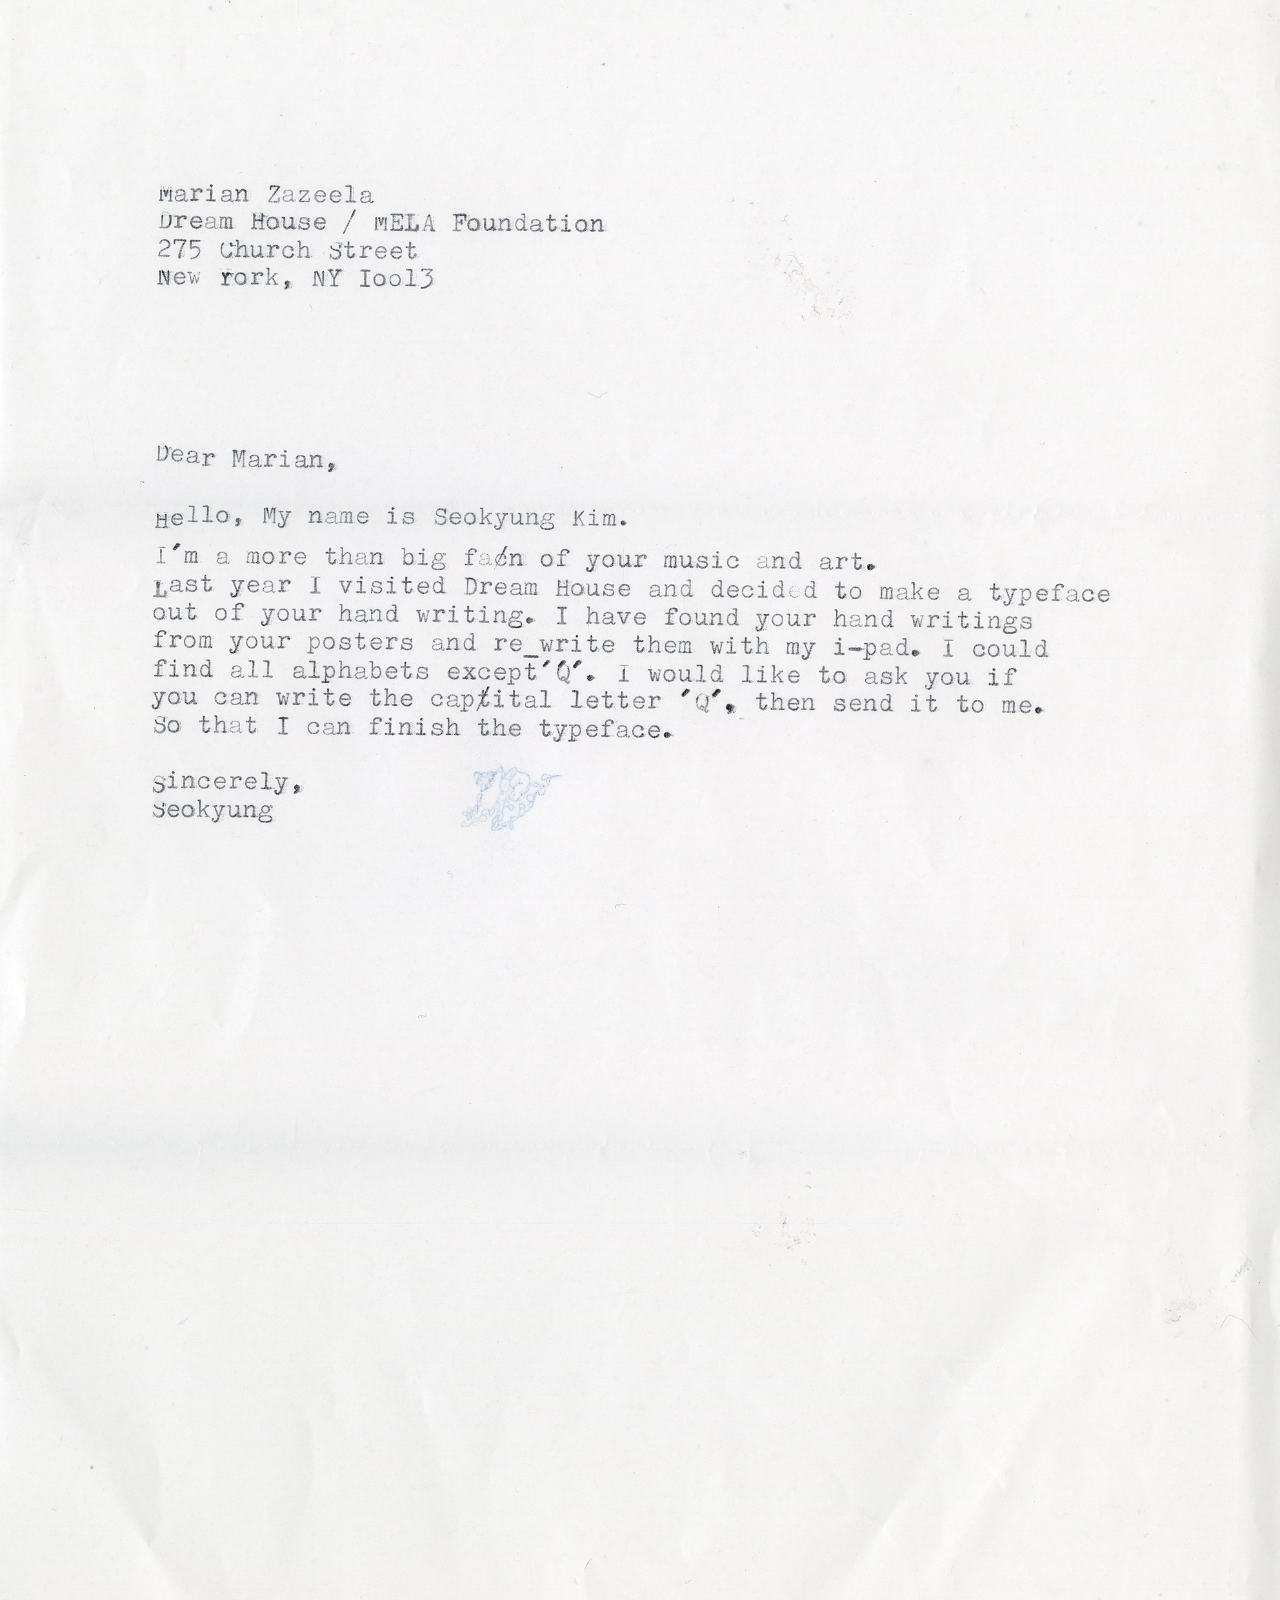
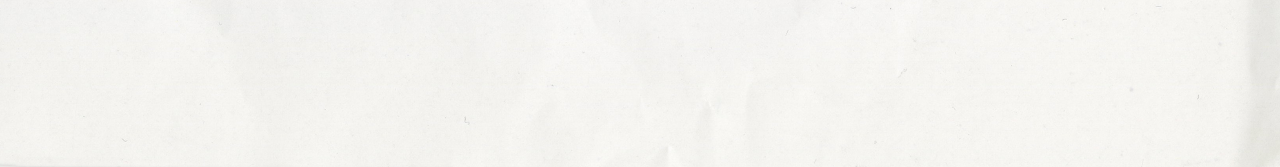
<file: index.html>
<html lang="en">
<head>
    <meta charset="UTF-8">
    <meta name="viewport" content="width=device-width, initial-scale=1.0">
    <title>Seo kyung Kim</title>
    <link rel="stylesheet" href="style.css">
</head>
<body>
    
        <img src="assets/images/1.png" id="ImgGallery" />
       

    
</body>
<script src="sketch.js"></script>
</html>
</file>
<file: style.css>
body, html {
    padding: 0;
    margin: 0;
    cursor: pointer;
}

.home {
    padding-bottom: 1.6em;
}

img {
    width: 100vw;
}
</file>
